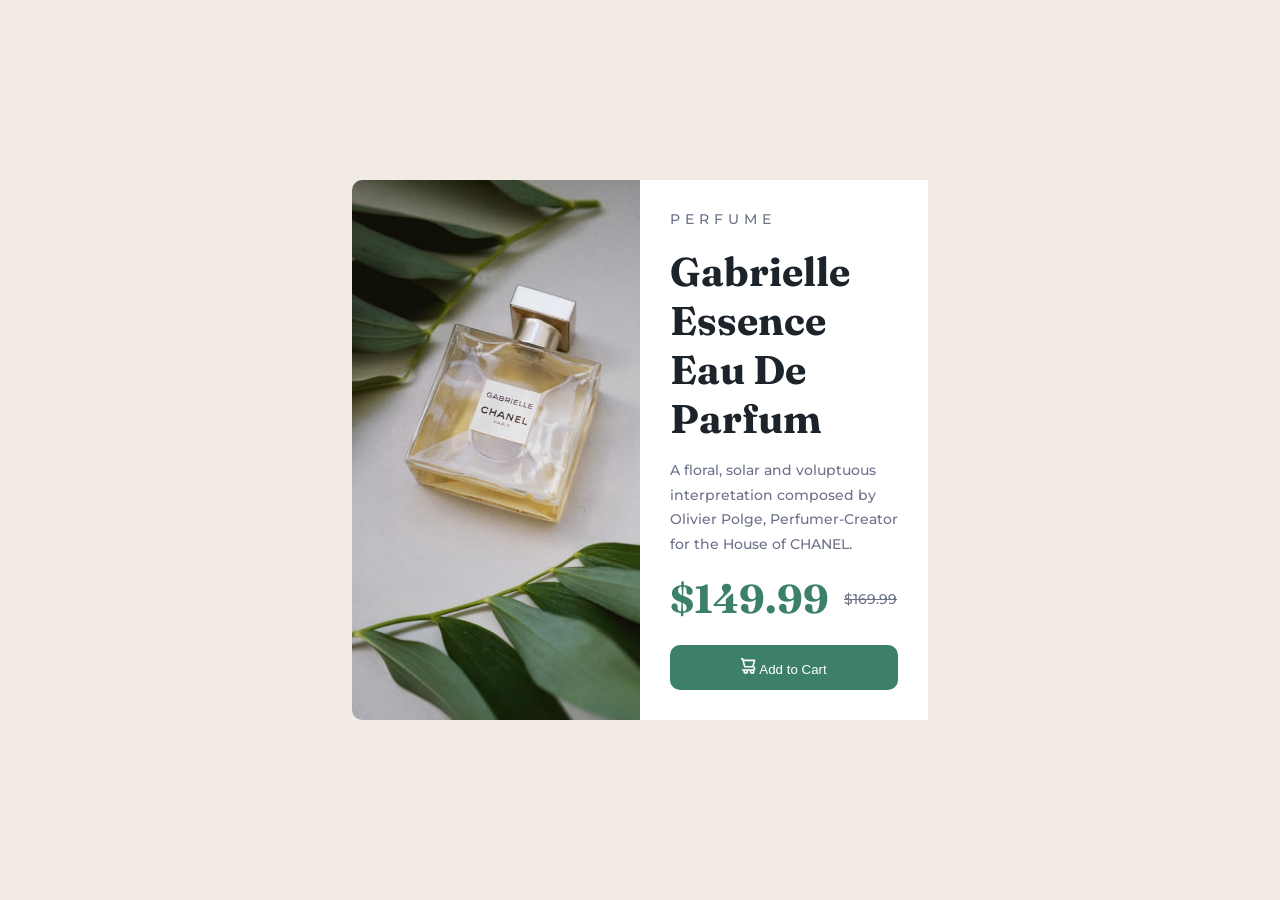
<file: index.html>
<!doctype html>
<html lang="en">
  <head>
    <meta charset="UTF-8" />
    <meta name="viewport" content="width=device-width, initial-scale=1.0" />
    <title>Perfume</title>
    <link rel="stylesheet" href="product.css" />
  </head>
  <body>
    <div class="container">
      <div class="image-container">
        <picture>
          <source
            media="(max-width: 600px)"
            srcset="./images/mobile_design.png"
          />
          <img src="./images/desktop_design.png" alt="product-image" />
        </picture>
      </div>
      <div class="words-container">
        <h5>PERFUME</h5>
        <h3>Gabrielle Essence Eau De Parfum</h3>
        <p>A floral, solar and voluptuous</p>
        <p>interpretation composed by</p>
        <p>Olivier Polge, Perfumer-Creator</p>
        <p>for the House of CHANEL.</p>
        <p class="price">$149.99 <span>$169.99</span></p>
        <button class="add-button">
          <img src="images/icon-cart.svg" /> Add to Cart
        </button>
      </div>
    </div>
  </body>
</html>
</file>
<file: product.css>
@import url("https://fonts.googleapis.com/css2?family=Fraunces:opsz,wght@9..144,700&family=Montserrat:wght@500;700&display=swap");
* {
  padding: 0;
  margin: 0;
  box-sizing: border-box;
}
body {
  background-color: hsl(30, 38%, 92%);
  width: 100vw;
  height: 100vh;
  display: flex;
  justify-content: center;
  align-items: center;
}
.container {
  width: 45%;
  height: 60%;
  background-color: hsl(0, 0%, 100%);
  border: none;
  border-radius: 10px;
  display: grid;
  grid-template-columns: repeat(2, 1fr);
}
.image-container {
  grid-column: 1 / 2;
  overflow: hidden;
  border-radius: 10px 0 0 10px;
}
.image-container img {
  width: 100%;
  height: 100%;
  object-fit: cover;
}
.words-container {
  grid-column: 2;
  background-color: hsl(0, 0%, 100%);
  padding: 30px;
  display: flex;
  flex-direction: column;
  justify-content: space-between;
}
h5 {
  font-family: "Montserrat", sans-serif;
  color: hsl(228, 12%, 48%);
  font-weight: 500;
  letter-spacing: 5px;
  font-size: 14px;
  text-transform: uppercase;
}
h3 {
  font-family: "Fraunces", serif;
  font-size: 40px;
  color: hsl(212, 21%, 14%);
  font-weight: 700;
  margin-top: 15px;
  margin-bottom: 15px;
}
p {
  font-family: "Montserrat", sans-serif;
  color: hsl(228, 12%, 48%);
  font-weight: 500;
  font-size: 14px;
  margin-bottom: 3px;
}
.price {
  font-family: "Fraunces", serif;
  font-size: 40px;
  color: hsl(158, 36%, 37%);
  font-weight: 700;
  margin-top: 15px;
  display: flex;
  gap: 15px;
  align-items: center;
}
.price span {
  font-family: "Montserrat", sans-serif;
  color: hsl(228, 12%, 48%);
  font-size: 14px;
  font-weight: 500;
  text-decoration: line-through;
}
.add-button {
  display: block;
  width: 100%;
  height: 45px;
  background-color: hsl(158, 36%, 37%);
  color: hsl(0, 0%, 100%);
  padding: 10px;
  border: none;
  border-radius: 10px;
  cursor: pointer;
  margin-top: 15px;
}
.add-button:hover {
  background-color: hsl(158, 42%, 18%);
}
@media screen and (max-width: 600px) {
  .container {
    width: 90%;
    height: auto;
    display: grid;
    grid-template-columns: 1fr;
    grid-template-rows: auto auto;
  }
  .image-container {
    grid-column: 1;
    grid-row: 1;
    border-radius: 10px 10px 0 0;
    height: 240px;
  }
  .image-container picture,
  .image-container img {
    display: block;
    width: 100%;
    height: 100%;
    object-fit: cover;
  }
  .words-container {
    grid-column: 1;
    grid-row: 2;
  }
  h3 {
    font-size: 32px;
    line-height: 1;
  }
}
</file>
